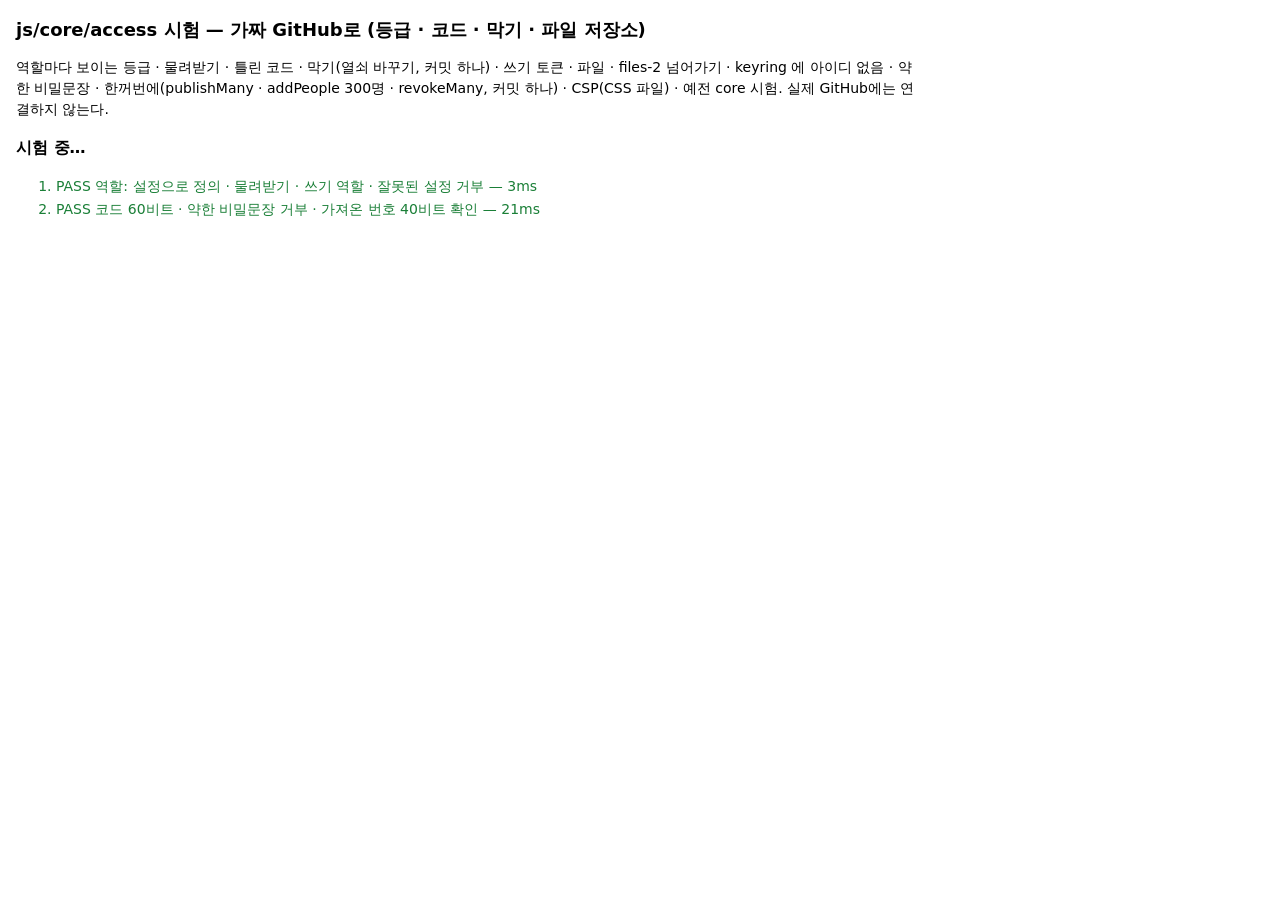
<file: access-test.html>
<!doctype html>
<html lang="ko">
<head>
  <meta charset="utf-8">
  <meta name="viewport" content="width=device-width, initial-scale=1">
  <meta name="robots" content="noindex, nofollow">
  <title>access 시험</title>
  <style>
    :root { color-scheme: light dark; --ok: #1a7f37; --bad: #cf222e; }
    body { font: 14px/1.5 system-ui, sans-serif; margin: 16px; max-width: 900px; background: Canvas; color: CanvasText; }
    h1 { font-size: 18px; }
    li { margin: 2px 0; }
    .ok { color: var(--ok); }
    .bad { color: var(--bad); font-weight: 600; }
    pre { white-space: pre-wrap; font-size: 12px; opacity: .8; }
    #summary { font-size: 16px; font-weight: 700; }
    #ui { margin-top: 24px; }
    iframe { width: 100%; height: 160px; border: 1px solid #8884; }
  </style>
</head>
<body>
  <h1>js/core/access 시험 — 가짜 GitHub로 (등급 · 코드 · 막기 · 파일 저장소)</h1>
  <p>역할마다 보이는 등급 · 물려받기 · 틀린 코드 · 막기(열쇠 바꾸기, 커밋 하나) · 쓰기 토큰 · 파일 · files-2 넘어가기 · keyring 에 아이디 없음 · 약한 비밀문장 · 한꺼번에(publishMany · addPeople 300명 · revokeMany, 커밋 하나) · CSP(CSS 파일) · 예전 core 시험. 실제 GitHub에는 연결하지 않는다.</p>
  <p id="summary">시험 중…</p>
  <ol id="out"></ol>
  <pre id="log"></pre>
  <div id="ui"></div>
<script type="module">
import * as C from './js/core/crypto.js';
import { createCore } from './js/core/core.js';
import { FakeGitHub } from './js/core/fake-backend.js';
import * as A from './js/core/access.js';
import * as UI from './js/core/access-ui.js';

const out = document.getElementById('out');
const results = [];
function report(name, ok, detail = '') {
  results.push({ name, ok, detail });
  const li = document.createElement('li');
  li.className = ok ? 'ok' : 'bad';
  li.textContent = `${ok ? 'PASS' : 'FAIL'} ${name}${detail ? ' — ' + detail : ''}`;
  out.append(li);
}
function assert(cond, msg) { if (!cond) throw new Error(msg); }
const eq = (a, b, msg) => assert(JSON.stringify(a) === JSON.stringify(b), `${msg}: ${JSON.stringify(a)} ≠ ${JSON.stringify(b)}`);
async function rejects(p, code, msg) {
  try { await (typeof p === 'function' ? p() : p); } catch (e) { assert(!code || e.code === code, `${msg}: 오류 코드 ${e.code} (기대 ${code}) ${e.message}`); return e; }
  throw new Error(`${msg}: 오류가 나야 하는데 안 났어요`);
}
async function test(name, fn) {
  const t0 = performance.now();
  try { await fn(); report(name, true, `${Math.round(performance.now() - t0)}ms`); }
  catch (e) { console.error(e); report(name, false, e.message || String(e)); }
}

// ---------- 가짜 GitHub: 비공개 데이터 저장소 + 공개 사이트 저장소 (+ 파일 저장소는 쓰기 토큰이 만든다) ----------
const RUN = Date.now().toString(36);
const dbs = [];
const gh = new FakeGitHub({ owner: 'jayangchild', tokens: ['core-tok', 'pub-tok', 'pub-tok-2'], creators: ['pub-tok', 'pub-tok-2'] });
const dataRepo = gh.repo('jayangchild-data', { isPublic: false });
const site = gh.repo('jayangchild.github.io', { isPublic: true });
site.files.set('index.html', { sha: 'sha0', bytes: C.utf8('<!doctype html>') });
site.addCommit('init', ['index.html']);

const ROLES = [
  { id: 'public' },
  { id: 'parent', inherits: ['public'] },
  { id: 'teacher', inherits: ['parent'] },
  { id: 'officer', inherits: ['teacher'], write: true, labels: ['부장', '부감', '총무', '회계', '서기'] },
  { id: 'admin', inherits: ['officer'], write: true },
];
const CFG = { site: 'jayangchild', title: '자양교회 유년부', owner: 'jayangchild', repo: 'jayangchild.github.io', siteUrl: 'https://jayangchild.github.io/', roles: ROLES, files: { limit: 40000 } };
const CORE_PW = 'jayang-yunyeon-2026';

function device(tag) {
  const kvName = `ax-test-${RUN}-${tag}`;
  dbs.push(kvName);
  return A.createAccess(CFG, { reader: gh.reader(CFG.repo), backendFor: (token, r) => gh.client(token, r.repo), kvName });
}
function coreDevice(tag) {
  const dbName = `ax-core-${RUN}-${tag}`;
  dbs.push(dbName);
  return createCore({ dbName, backend: token => dataRepo.client(token), autoSync: false, siteUrl: CFG.siteUrl, user: tag });
}
const siteText = p => (site.files.get(p) ? C.unutf8(site.files.get(p).bytes) : '');
const siteJSON = p => JSON.parse(siteText(p));
const titles = list => list.map(x => x.data?.title).filter(Boolean).sort();

let CA; let AX; let admin; let adminCode; let recoveryCode;
const P = {}; // 사람: { id, code, person }
const pub = {}; // 올린 항목 id

// ---------- 1. 역할 ----------
await test('역할: 설정으로 정의 · 물려받기 · 쓰기 역할 · 잘못된 설정 거부', async () => {
  const R = A.defineRoles(ROLES);
  eq(R.closure('parent'), ['public', 'parent'], '학부모');
  eq(R.closure('officer'), ['public', 'parent', 'teacher', 'officer'], '임원');
  eq(R.tiersOf('admin'), ['parent', 'teacher', 'officer', 'admin'], '관리자 열쇠');
  eq(R.tiersOf('public'), [], '공개는 열쇠 없음');
  eq([R.canWrite('teacher'), R.canWrite('officer'), R.canWrite('admin')], [false, true, true], '쓰기');
  eq([R.adminId, R.name('teacher'), R.display('officer', ['총무'])], ['admin', '선생님', '임원 (총무)'], '이름');
  const D = A.defineRoles([{ id: 'public' }, { id: 'a' }, { id: 'b' }, { id: 'c', inherits: ['a', 'b'] }, { id: 'admin', inherits: ['c'] }]);
  eq(D.closure('c'), ['public', 'a', 'b', 'c'], '여러 역할 물려받기');
  eq(D.lost('c', 'a'), ['b', 'c'], '역할을 낮추면 잃는 등급');
  await rejects(() => A.defineRoles([{ id: 'public' }, { id: 'a', inherits: ['b'] }, { id: 'b', inherits: ['a'] }, { id: 'admin' }]), 'bad-roles', '돌고 도는 역할');
  await rejects(() => A.defineRoles([{ id: 'public' }, { id: 'a', inherits: ['zz'] }, { id: 'admin' }]), 'bad-roles', '없는 역할');
  await rejects(() => A.defineRoles([{ id: 'a' }, { id: 'admin' }]), 'bad-roles', 'public 없음');
});

// ---------- 2. 코드 · 비밀문장 ----------
await test('코드 60비트 · 약한 비밀문장 거부 · 가져온 번호 40비트 확인', async () => {
  const codes = new Set();
  for (let i = 0; i < 500; i++) {
    const c = A.newAccessCode();
    assert(/^[A-HJ-NP-Z2-9]{4}-[A-HJ-NP-Z2-9]{4}-[A-HJ-NP-Z2-9]{4}$/.test(c), `코드 모양 ${c}`);
    codes.add(c);
  }
  eq(codes.size, 500, '겹치지 않음');
  assert(A.ACCESS_CODE_BITS >= 60, '60비트 이상');
  eq(A.normAccessCode(' k7qx m2pa-9trd '), 'K7QXM2PA9TRD', '코드 정리');
  for (const w of ['20150304', '2015-03-04', '1234567890', '010-1234-5678', 'aaaaaaaaaaaa', 'password12', 'abcdefghijk', '짧은비밀', 'qwer1234!!']) {
    await rejects(() => A.checkPassphrase(w), 'weak-passphrase', `약한 비밀문장 "${w}"`);
  }
  await rejects(() => A.checkPassphrase('kimcheolsu-2015', { identifier: 'kimcheolsu' }), 'weak-passphrase', '아이디가 들어간 것');
  assert(A.checkPassphrase('blue-river-sings-7'), '좋은 비밀문장');
  assert(A.checkPassphrase('우리 아이 웃음소리 2026'), '한글 비밀문장');
  assert(A.codeBits('123456') < A.MIN_CODE_BITS, '6자리 번호는 약함');
  assert(A.codeBits('48213958271049582') >= A.MIN_CODE_BITS, '17자리 번호는 충분');
  eq(await A.lookupId('s', '010-1111 2222'), await A.lookupId('s', '01011112222'), '아이디 정리 후 같은 자리');
});

// ---------- 3. 처음 설정 ----------
await test('설정: core 를 연 관리자가 setup → 관리자 코드 · 명단 복구 코드 · keyring · 등급 목록', async () => {
  CA = coreDevice('admin');
  await CA.setup('core-tok', CORE_PW);
  AX = device('admin');
  await rejects(() => AX.setup(coreDevice('locked'), { token: 'pub-tok', identifier: 'x' }), 'vault-locked', '닫힌 core');
  const r = await AX.setup(CA, { token: 'pub-tok', name: '이관리', identifier: 'yunyeon-admin' });
  admin = r.admin;
  adminCode = r.code;
  recoveryCode = r.recoveryCode;
  assert(/^[A-Z2-9-]{14}$/.test(adminCode), `관리자 코드 ${adminCode}`);
  eq([AX.me().role, AX.me().isAdmin, AX.me().canWrite], ['admin', true, true], '관리자로 들어와 있음');
  assert(site.files.has('keyring.json'), 'keyring.json');
  for (const t of ['parent', 'teacher', 'officer', 'admin']) eq(siteJSON(`access/${t}/index.json`).kv, 1, `${t} 목록 열쇠 판 1`);
  const vaultText = JSON.stringify([...CA.collection('accessPeople').list(), ...CA.collection('accessSys').list()]);
  assert(!vaultText.includes('이관리') && !vaultText.includes('yunyeon-admin') && !vaultText.includes('pub-tok'), '비공개 저장소 안에서도 명단은 관리자 열쇠로 한 번 더 잠김');
  await rejects(() => device('again').setup(CA, { token: 'pub-tok', identifier: 'x' }), 'already-setup', '두 번 설정 안 됨');
});

// ---------- 4. 사람 추가 · 등급마다 올리기 ----------
await test('사람 추가(코드 생성·안내문) · 등급마다 올리기 · 같은 아이디 거부', async () => {
  const add = async (key, o) => {
    const r = await admin.addPerson(o);
    P[key] = { id: r.person.id, code: r.code, ident: o.identifier, name: o.name };
    assert(r.invitation.includes(r.code) && r.invitation.includes(o.identifier) && r.invitation.includes('다른 사람에게 보내지'), '안내문');
    return r;
  };
  await add('p1', { name: '김학부모', identifier: '010-1111-2222', role: 'parent' });
  await add('p2', { name: '이학부모', identifier: 'lee-family-parent', role: 'parent' });
  await add('t1', { name: '박선생님', identifier: 'park-teacher-01', role: 'teacher' });
  const o1 = await add('o1', { name: '최총무님', identifier: 'choi-officer-01', role: 'officer', labels: ['총무'] });
  eq(o1.person.roleLabel, '임원 (총무)', '직분 표시');
  await add('o2', { name: '정서기님', identifier: 'jung-officer-02', role: 'officer', labels: ['서기'] });
  await rejects(() => admin.addPerson({ name: '또김', identifier: '01011112222', role: 'parent' }), 'duplicate', '같은 아이디');
  await rejects(() => admin.addPerson({ name: '약한번호', identifier: 'cust-1', role: 'parent', code: '123456' }), 'weak-code', '가져온 약한 번호');
  await rejects(() => admin.addPerson({ name: 'x', identifier: 'x1', role: 'officer', labels: ['목사'] }), 'bad-label', '없는 직분');
  eq((await admin.people()).length, 6, '명단 6명');
  pub.public = (await AX.publish({ tier: 'public', data: { title: '공개 소식' } })).id;
  pub.parent = (await AX.publish({ tier: 'parent', data: { title: '학부모 사진첩' } })).id;
  pub.teacher = (await AX.publish({ tier: 'teacher', data: { title: '선생님 명단' } })).id;
  pub.officer = (await AX.publish({ tier: 'officer', data: { title: '임원회의 자료' } })).id;
  pub.admin = (await AX.publish({ tier: 'admin', data: { title: '관리자 백업' } })).id;
  assert(siteText('access/public/index.json').includes('공개 소식'), '공개는 평문');
  for (const t of ['parent', 'teacher', 'officer', 'admin']) assert(!/사진첩|명단|임원회의|백업/.test(siteText(`access/${t}/index.json`)), `${t} 목록은 암호문`);
});

// ---------- 5. keyring ----------
await test('keyring.json 에 아이디·이름·역할·직분·토큰이 평문으로 없음', async () => {
  const ring = siteText('keyring.json');
  const words = [];
  for (const p of Object.values(P)) words.push(p.ident, A.normIdentifier(p.ident), p.name);
  words.push('yunyeon-admin', 'yunyeonadmin', '이관리', 'parent', 'teacher', 'officer', '총무', '서기', 'pub-tok', '"role"', '"name"');
  for (const w of words) assert(!ring.includes(w), `keyring 에 "${w}"`);
  const j = JSON.parse(ring);
  eq(Object.keys(j.slots).length, 6, '자리 6개');
  for (const [lid, s] of Object.entries(j.slots)) {
    assert(/^[0-9a-f]{64}$/.test(lid), '자리 이름은 해시');
    eq(Object.keys(s).sort(), ['at', 'b', 'i', 's', 't', 'w'], '자리 모양');
    eq(s.i, 600000, 'PBKDF2 60만 회');
  }
});

// ---------- 6. 역할마다 보이는 등급 ----------
const DEV = {};
await test('역할마다 정확히 자기 등급만 보임 (물려받기 포함)', async () => {
  const expect = {
    p1: { tiers: ['public', 'parent'], titles: ['공개 소식', '학부모 사진첩'] },
    t1: { tiers: ['public', 'parent', 'teacher'], titles: ['공개 소식', '선생님 명단', '학부모 사진첩'] },
    o1: { tiers: ['public', 'parent', 'teacher', 'officer'], titles: ['공개 소식', '선생님 명단', '임원회의 자료', '학부모 사진첩'] },
  };
  for (const [k, ex] of Object.entries(expect)) {
    DEV[k] = device(k);
    const r = await DEV[k].login(P[k].ident, P[k].code);
    eq(r.tiers, ex.tiers, `${k} 등급`);
    eq(Object.keys(r.bundle.keys), ex.tiers.filter(t => t !== 'public'), `${k} 꾸러미 열쇠`);
    eq(titles(await DEV[k].listAll()), ex.titles.slice().sort(), `${k} 보이는 글`);
    for (const t of ['parent', 'teacher', 'officer', 'admin'].filter(t => !ex.tiers.includes(t))) await rejects(() => DEV[k].list(t), 'no-access', `${k} 가 ${t}`);
  }
  eq(titles(await AX.listAll()), ['공개 소식', '관리자 백업', '선생님 명단', '임원회의 자료', '학부모 사진첩'], '관리자는 전부');
  const anon = device('anon');
  eq(titles(await anon.list('public')), ['공개 소식'], '로그인 없이 공개');
  await rejects(() => anon.list('parent'), 'locked', '로그인 없이 학부모');
  eq(DEV.p1.me().role, 'parent', '역할은 자리가 정함 (고르지 않음)');
});

await test('틀린 코드 · 없는 아이디 → 실패, 대소문자·띄어쓰기·- 는 상관없음', async () => {
  const d = device('wrong');
  await rejects(() => d.login(P.p1.ident, P.p2.code), 'bad-login', '남의 코드');
  await rejects(() => d.login(P.p1.ident, 'AAAA-BBBB-CCCC'), 'bad-login', '틀린 코드');
  await rejects(() => d.login('nobody-here', P.p1.code), 'bad-login', '없는 아이디');
  await rejects(() => d.login('', ''), 'bad-login', '빈칸');
  eq(d.me(), null, '들어가지 않음');
  const r = await d.login('010 1111 2222', P.p1.code.toLowerCase().replace(/-/g, ' '));
  eq(r.role, 'parent', '정리해서 맞음');
});

await test('쓰기 역할 꾸러미에만 토큰, 읽기 역할 꾸러미에는 절대 없음', async () => {
  eq([DEV.o1.me().bundle.token, DEV.o1.me().canWrite], ['pub-tok', true], '임원');
  eq(AX.me().bundle.token, 'pub-tok', '관리자');
  for (const k of ['p1', 't1']) {
    const b = DEV[k].me().bundle;
    assert(!('token' in b) && !JSON.stringify(b).includes('pub-tok') && !b.am && !b.vault, `${k} 꾸러미에 토큰·관리자 열쇠 없음`);
  }
  assert(!DEV.o1.me().bundle.am && !DEV.o1.me().bundle.vault, '임원 꾸러미에 관리자 열쇠·데이터 열쇠 없음');
  await rejects(() => DEV.p1.publish({ tier: 'parent', data: { title: 'x' } }), 'read-only', '학부모는 못 올림');
  await rejects(() => DEV.t1.unpublish(pub.parent, 'parent'), 'read-only', '선생님은 휴지통 못 씀');
});

await test('임원이 올리기 · 자기보다 높은 등급은 못 올림 · 휴지통/되살리기', async () => {
  const { id } = await DEV.o1.publish({ tier: 'teacher', data: { title: '달란트 표' } });
  pub.talent = id;
  assert(titles(await DEV.t1.list('teacher')).includes('달란트 표'), '선생님이 봄');
  assert(!titles(await DEV.p1.listAll()).includes('달란트 표'), '학부모는 못 봄');
  await rejects(() => DEV.o1.publish({ tier: 'admin', data: { title: 'x' } }), 'no-access', '임원이 관리자 등급');
  await DEV.o1.unpublish(id, 'teacher');
  assert(!titles(await DEV.t1.list('teacher')).includes('달란트 표'), '휴지통');
  eq(titles(await DEV.t1.list('teacher', { deleted: true })), ['달란트 표'], '휴지통에 있음');
  await DEV.o1.restore(id, 'teacher');
  assert(titles(await DEV.t1.list('teacher')).includes('달란트 표'), '되살림');
});

// ---------- 7. 파일 ----------
const rnd = n => { const u = new Uint8Array(n); for (let i = 0; i < n; i += 65536) crypto.getRandomValues(u.subarray(i, Math.min(n, i + 65536))); return u; };
const blobBytes = async b => new Uint8Array(await b.arrayBuffer());
const sameBytes = (a, b) => a.length === b.length && a.every((x, i) => x === b[i]);
let f1; let f1bytes; let f1sha;
await test('파일 왕복: 암호화해 공개 파일 저장소(-files-1)에, 다른 사람이 받아 풀기', async () => {
  f1bytes = rnd(30000);
  f1 = await DEV.o1.publishFile(new Blob([f1bytes], { type: 'application/octet-stream' }), { tier: 'parent', name: '수련회 사진.bin', data: { title: '수련회 사진' } });
  eq(f1.repo, 'jayangchild-files-1', '첫 파일 저장소');
  eq(gh.created, ['jayangchild-files-1'], '쓰기 토큰이 저장소를 만듦');
  const stored = gh.repo(f1.repo).files.get(f1.path);
  f1sha = stored.sha;
  eq(stored.bytes.length, 30000 + 28, '암호문 크기 (iv + tag)');
  assert(!sameBytes(stored.bytes.subarray(12, 76), f1bytes.subarray(0, 64)), '평문이 아님');
  const got = await DEV.p1.file(f1.id, 'parent');
  assert(sameBytes(await blobBytes(got), f1bytes), '학부모가 받은 내용이 같음');
  const it = (await DEV.t1.list('parent')).find(x => x.id === f1.id);
  eq([it.file.name, it.file.size, it.data.title], ['수련회 사진.bin', 30000, '수련회 사진'], '파일 정보는 암호화되어 있다가 풀림');
  assert(!siteText('access/parent/index.json').includes('수련회'), '목록에 파일 이름 평문 없음');
  // 공개 파일
  const pf = await AX.publishFile(new Blob([C.utf8('공개 안내문')], { type: 'text/plain' }), { tier: 'public', name: '안내.txt' });
  const anon = device('anon2');
  eq(C.unutf8(await blobBytes(await anon.file(pf.id, 'public'))), '공개 안내문', '공개 파일은 로그인 없이');
});

await test('파일 저장소가 한도를 넘으면 -files-2 를 만들어 이어서 올림', async () => {
  const b2 = rnd(30000);
  const f2 = await DEV.o1.publishFile(new Blob([b2]), { tier: 'teacher', name: '두번째.bin' });
  eq(f2.repo, 'jayangchild-files-2', '두 번째 저장소');
  eq(gh.created, ['jayangchild-files-1', 'jayangchild-files-2'], '만든 저장소');
  const man = siteJSON('access/files.json');
  eq(man.repos.map(r => r.name), ['jayangchild-files-1', 'jayangchild-files-2'], '파일 저장소 목록');
  assert(man.repos[0].bytes > 30000 && man.repos[1].bytes === 30028, `쓴 크기 ${JSON.stringify(man.repos)}`);
  assert(sameBytes(await blobBytes(await DEV.t1.file(f2.id, 'teacher')), b2), '두 번째 저장소 파일도 받음');
  assert(sameBytes(await blobBytes(await DEV.t1.file(f1.id, 'parent')), f1bytes), '첫 저장소 파일도 그대로');
});

// ---------- 8. 막기 ----------
await test('막기: 커밋 하나 · 막힌 사람의 예전 꾸러미로 새 글을 못 풂 · 남은 사람은 그대로 로그인', async () => {
  const p2 = device('p2');
  await p2.login(P.p2.ident, P.p2.code);
  const oldKey = p2.me().bundle.keys.parent;
  eq(oldKey.kv, 1, '막기 전 열쇠 판 1');
  const p2lid = p2.me().bundle.session.lid;
  const before = site.commitLog.length;
  const r = await admin.revoke(P.p2.id);
  eq(site.commitLog.length, before + 1, '공개 저장소 커밋 하나');
  const c = site.commitLog.at(-1);
  assert(c.paths.includes('keyring.json') && c.paths.includes('access/parent/index.json'), `한 커밋에 keyring + 목록: ${c.paths}`);
  eq([r.rotated, r.tokenExposed], [['parent'], false], '바뀐 등급');
  assert(!siteJSON('keyring.json').slots[p2lid], '자리 지워짐');
  eq((await admin.people()).find(p => p.id === P.p2.id).status, 'revoked', '명단에는 "막음"으로 남음');
  // 새 글
  const nid = (await AX.publish({ tier: 'parent', data: { title: '막은 뒤 새 소식' } })).id;
  const idx = siteJSON('access/parent/index.json');
  eq([idx.kv, idx.items[nid].kv, idx.items[pub.parent].kv], [2, 2, 2], '목록·새 글·예전 글 모두 새 열쇠(판 2)로');
  const K = await C.importDEK(C.unb64(oldKey.k));
  await rejects(() => C.decryptText(K, idx.items[nid].k, `item:parent:${nid}`), undefined, '예전 열쇠로 새 글의 항목 열쇠를 못 풂');
  await rejects(() => p2.list('parent'), 'revoked', '막힌 사람 기기: 새 꾸러미를 못 받음');
  eq(p2.me(), null, '막힌 기기는 로그아웃됨');
  await rejects(() => device('p2b').login(P.p2.ident, P.p2.code), 'bad-login', '예전 코드로 로그인 안 됨');
  // 남은 사람: 예전 코드로 새 기기에서 로그인 + 새 글 · 예전 파일
  for (const k of ['p1', 't1', 'o1']) {
    const d = device(`${k}-after`);
    await d.login(P[k].ident, P[k].code);
    eq(d.me().bundle.keys.parent.kv, 2, `${k} 새 열쇠`);
    assert(titles(await d.list('parent')).includes('막은 뒤 새 소식'), `${k} 새 글 봄`);
  }
  // 이미 들어와 있던 기기(예전 꾸러미)는 저절로 새 꾸러미를 받음
  assert(titles(await DEV.p1.list('parent')).includes('막은 뒤 새 소식'), '열려 있던 학부모 기기도 새 글 봄');
  assert(sameBytes(await blobBytes(await DEV.p1.file(f1.id, 'parent')), f1bytes), '예전 파일도 열림');
  eq(gh.repo(f1.repo).files.get(f1.path).sha, f1sha, '파일 암호문은 다시 올리지 않음 (항목 열쇠만 다시 감쌈)');
  // 예전 꾸러미를 가진 임원 기기가 올려도 예전 열쇠로 감싸지 않음
  const { id: oid } = await DEV.o1.publish({ tier: 'parent', data: { title: '임원이 올린 새 글' } });
  eq(siteJSON('access/parent/index.json').items[oid].kv, 2, '임원 기기가 새 꾸러미를 받아 새 열쇠로 올림');
});

await test('쓰기 역할을 막으면 토큰이 노출됐다고 알림 → 토큰 바꾸기 → 남은 쓰기 역할은 새 토큰', async () => {
  const r = await admin.revoke(P.o2.id);
  eq([r.tokenExposed, r.rotated], [true, ['parent', 'teacher', 'officer']], '토큰 노출 · 바뀐 등급');
  await admin.setToken('pub-tok-2');
  gh.tokens.delete('pub-tok'); // 예전 토큰을 GitHub 에서 지움
  await DEV.o1.refresh();
  eq(DEV.o1.me().bundle.token, 'pub-tok-2', '임원 꾸러미에 새 토큰');
  await DEV.o1.publish({ tier: 'officer', data: { title: '새 토큰으로 올림' } });
  assert(titles(await AX.list('officer')).includes('새 토큰으로 올림'), '관리자도 새 토큰 (자기 꾸러미가 바뀜)');
});

await test('코드 새로 발급 · 역할 바꾸기 (낮추면 그 등급 열쇠도 바꿈)', async () => {
  const before = site.commitLog.length;
  const r = await admin.resetCode(P.p1.id);
  eq(site.commitLog.length, before + 1, '커밋 하나');
  await rejects(() => device('p1x').login(P.p1.ident, P.p1.code), 'bad-login', '예전 코드');
  P.p1.code = r.code;
  eq((await device('p1y').login(P.p1.ident, r.code)).role, 'parent', '새 코드');
  await rejects(() => DEV.p1.refresh(), 'revoked', '예전 코드로 열린 기기는 새 코드로 다시 로그인해야 함');
  const c = await admin.changeRole(P.t1.id, 'parent');
  eq(c.rotated, ['teacher'], '선생님 열쇠 바뀜');
  await rejects(() => DEV.t1.list('teacher'), 'no-access', '열려 있던 기기도 선생님 글 못 봄');
  const d = device('t1-parent');
  eq((await d.login(P.t1.ident, P.t1.code)).tiers, ['public', 'parent'], '같은 코드, 낮아진 등급');
  await admin.changeRole(P.t1.id, 'teacher');
  eq((await device('t1-back').login(P.t1.ident, P.t1.code)).tiers, ['public', 'parent', 'teacher'], '다시 올림');
});

// ---------- 9. 비밀문장 ----------
await test('내 코드를 비밀문장으로: 약한 것 거부 · 쓰기 역할은 바로 · 읽기 역할은 관리자 요청 · 관리자 작업 뒤에도 유지', async () => {
  await rejects(() => DEV.o1.changeSecret(P.o1.code, '20150304'), 'weak-passphrase', '생일');
  await rejects(() => DEV.o1.changeSecret(P.o1.code, '1234'), 'weak-passphrase', 'PIN');
  await rejects(() => DEV.o1.changeSecret('WRNG-CODE-XXXX', 'blue-river-sings-7'), 'bad-login', '지금 코드가 틀림');
  eq(await DEV.o1.changeSecret(P.o1.code, 'blue-river-sings-7'), { done: true }, '임원은 바로');
  await rejects(() => device('o1x').login(P.o1.ident, P.o1.code), 'bad-login', '예전 코드');
  eq((await device('o1y').login(P.o1.ident, 'blue-river-sings-7')).role, 'officer', '비밀문장으로');
  const p1 = device('p1-pass');
  await p1.login(P.p1.ident, P.p1.code);
  const { request } = await p1.changeSecret(P.p1.code, '우리 아이 웃음소리 2026');
  assert(/^ACX1\./.test(request) && !request.includes('웃음'), '요청 글자에 비밀문장 없음');
  const bad = request.slice(0, 40) + (request[40] === 'A' ? 'B' : 'A') + request.slice(41);
  await rejects(() => admin.applySecretChange(bad), 'bad-request', '고친 요청');
  await admin.applySecretChange(request);
  eq((await device('p1-pass2').login(P.p1.ident, '우리 아이 웃음소리 2026')).role, 'parent', '학부모 비밀문장');
  eq((await admin.people()).find(p => p.id === P.p1.id).secret, 'passphrase', '명단 표시');
  await admin.addPerson({ name: '새선생님', identifier: 'new-teacher-03', role: 'teacher' }); // 관리자 작업 (keyring 다시 씀)
  eq((await device('o1z').login(P.o1.ident, 'blue-river-sings-7')).role, 'officer', '관리자 작업 뒤에도 비밀문장 유지');
});

// ---------- 9b. 한꺼번에: publishMany · addPeople · revokeMany ----------
await test('publishMany: 여러 등급에 여러 글 + 휴지통 → 커밋 하나 · 409 면 다시 읽고 합쳐서 · 읽기 역할·높은 등급 거부', async () => {
  DEV.p1b = device('p1-bulk');
  await DEV.p1b.login(P.p1.ident, '우리 아이 웃음소리 2026');
  DEV.t1b = device('t1-bulk0');
  await DEV.t1b.login(P.t1.ident, P.t1.code);
  const before = site.commitLog.length;
  const items = [
    ...[1, 2, 3].map(i => ({ tier: 'public', data: { title: `묶음 공개 ${i}` } })),
    ...[1, 2, 3, 4, 5].map(i => ({ tier: 'parent', data: { title: `묶음 학부모 ${i}` } })),
    ...[1, 2, 3, 4].map(i => ({ tier: 'teacher', id: `bulk-t${i}`, data: { title: `묶음 선생님 ${i}` } })),
    { tier: 'teacher', id: pub.talent, trash: true },
    { tier: 'teacher', id: 'no-such-item', trash: true },
  ];
  const r = await AX.publishMany(items);
  eq(site.commitLog.length, before + 1, '공개 저장소 커밋 하나');
  eq(site.commitLog.at(-1).paths.slice().sort(), ['access/parent/index.json', 'access/public/index.json', 'access/teacher/index.json'], '등급마다 목록 파일 하나');
  eq(r.length, items.length, '결과 수');
  eq(r.slice(8, 12).map(x => x.id), ['bulk-t1', 'bulk-t2', 'bulk-t3', 'bulk-t4'], '정한 id 그대로');
  eq(r.slice(-2).map(x => [x.trash, x.done]), [[true, true], [true, false]], '휴지통 · 없는 것은 done:false');
  eq(titles(await DEV.p1b.list('parent')).filter(t => t.startsWith('묶음')), [1, 2, 3, 4, 5].map(i => `묶음 학부모 ${i}`), '학부모가 봄');
  const tt = titles(await DEV.t1b.list('teacher'));
  assert(tt.includes('묶음 선생님 4') && !tt.includes('달란트 표'), '선생님 글 · 휴지통으로 간 것은 빠짐');
  assert(!titles(await DEV.p1b.listAll()).some(t => t.startsWith('묶음 선생님')), '학부모는 선생님 글 못 봄');
  // 고치기 + 되살리기 + 동시에 누가 먼저 올림(409) → 다시 읽고 합침
  const c0 = site.conflicts;
  site.beforeCommit = async () => { await DEV.o1.publish({ tier: 'teacher', data: { title: '그사이 임원 글' } }); };
  await AX.publishMany([{ tier: 'teacher', id: 'bulk-t1', data: { title: '묶음 선생님 1 고침' } }, { tier: 'teacher', id: pub.talent, restore: true }]);
  assert(site.conflicts > c0, '409 가 났음');
  const t2 = titles(await DEV.t1b.list('teacher'));
  assert(t2.includes('그사이 임원 글') && t2.includes('묶음 선생님 1 고침') && t2.includes('달란트 표') && !t2.includes('묶음 선생님 1'), `다른 사람 글을 덮어쓰지 않고 합침: ${t2}`);
  await rejects(() => DEV.p1b.publishMany([{ tier: 'parent', data: {} }]), 'read-only', '학부모는 못 올림');
  await rejects(() => DEV.o1.publishMany([{ tier: 'parent', data: {} }, { tier: 'admin', data: {} }]), 'no-access', '임원이 관리자 등급');
  await rejects(() => AX.publishMany([{ tier: 'parent', id: 'x1', data: {} }, { tier: 'parent', id: 'x1', data: {} }]), 'bad-id', '같은 항목 두 번');
  await rejects(() => AX.publishMany([{ tier: 'parent', id: f1.id, data: {} }]), 'bad-id', '파일 항목');
  eq(await AX.publishMany([]), [], '빈 목록은 아무것도 안 함');
});

await test('addPeople: 여러 줄 → 커밋 하나, 잘못된 줄은 error 로 돌려주고 나머지는 넣음 · atomic · revokeMany', async () => {
  const n0 = (await admin.people()).length;
  const before = site.commitLog.length;
  const rows = [
    { name: '묶음학부모', identifier: 'bulk-parent-01', role: 'parent' },
    { name: '또김', identifier: '010 1111 2222', role: 'parent' }, // 이미 있는 아이디
    { name: '약한번호', identifier: 'cust-weak', role: 'parent', code: '123456' }, // 40비트 미만
    { name: '묶음선생님', identifier: 'bulk-teacher-01', role: 'teacher', code: 'Q8ZK-T4NW-77PA-XM3R' }, // 가져온 번호
    { name: '겹침', identifier: 'BULK-PARENT-01', role: 'parent' }, // 같은 묶음 안에서 겹침
    { name: '없는역할', identifier: 'bulk-x', role: 'nobody' },
  ];
  const r = await admin.addPeople(rows);
  eq(site.commitLog.length, before + 1, '공개 저장소 커밋 하나');
  eq(r.map(x => x.error?.code || 'ok'), ['ok', 'duplicate', 'weak-code', 'ok', 'duplicate', 'bad-role'], '줄마다 결과');
  eq((await admin.people()).length, n0 + 2, '두 명만 들어감');
  assert(r[0].invitation.includes(r[0].code) && /^[A-Z2-9]{4}-[A-Z2-9]{4}-[A-Z2-9]{4}$/.test(r[0].code), '자동 코드 + 안내문');
  eq([r[3].code, r[3].weak, r[3].person.roleLabel], ['Q8ZK-T4NW-77PA-XM3R', false, '선생님'], '가져온 번호');
  eq((await device('bulk-p').login('bulk-parent-01', r[0].code)).role, 'parent', '새 학부모 로그인');
  eq((await device('bulk-t').login('bulk-teacher-01', 'q8zk t4nw 77pa xm3r')).tiers, ['public', 'parent', 'teacher'], '새 선생님 로그인');
  // atomic: 하나라도 틀리면 아무것도 넣지 않음
  const c1 = site.commitLog.length;
  await rejects(() => admin.addPeople([{ name: '좋음', identifier: 'bulk-ok-2', role: 'parent' }, rows[2]], { atomic: true }), 'weak-code', 'atomic');
  eq([site.commitLog.length, (await admin.people()).length], [c1, n0 + 2], 'atomic 은 아무것도 안 넣음');
  // revokeMany: 두 사람을 한 번에 막기 → 열쇠는 등급마다 한 번, 커밋 하나
  const kv0 = siteJSON('access/parent/index.json').kv;
  const c2 = site.commitLog.length;
  const v = await admin.revokeMany([r[0].person.id, r[3].person.id]);
  eq(site.commitLog.length, c2 + 1, '막기 커밋 하나');
  eq([v.rotated, v.tokenExposed, v.people.map(p => p.status)], [['parent', 'teacher'], false, ['revoked', 'revoked']], '바뀐 등급 · 상태');
  eq(siteJSON('access/parent/index.json').kv, kv0 + 1, '학부모 열쇠 판은 한 번만 올라감');
  await rejects(() => device('bulk-p2').login('bulk-parent-01', r[0].code), 'bad-login', '막힌 학부모');
  eq((await device('t1-bulk').login(P.t1.ident, P.t1.code)).role, 'teacher', '남은 선생님은 그대로');
  assert(titles(await DEV.p1b.list('parent')).includes('묶음 학부모 1'), '열려 있던 학부모 기기도 새 열쇠로 봄');
  eq((await admin.revokeMany([r[0].person.id])).rotated, [], '이미 막은 사람은 그대로 (열쇠 안 바꿈)');
  await rejects(() => admin.revokeMany(['nobody']), 'not-found', '없는 사람');
});

await test('큰 묶음: 300명 addPeople · 300개 publishMany · 100명 revokeMany → 각각 공개 저장소 커밋 하나, API 요청 수는 사람 수와 상관없음', async () => {
  // 따로 만든 사이트 (PBKDF2 를 줄여서 빨리). 진짜 GitHubBackend 의 요청 수로 센다: commit = 커밋 읽기 1 + 파일마다 blob 1 + tree·commit·ref 3
  const g2 = new FakeGitHub({ owner: 'bulk', tokens: ['core2', 'pub2'], creators: ['pub2'] });
  const data2 = g2.repo('bulk-data', { isPublic: false });
  const site2 = g2.repo('bulk.github.io', { isPublic: true });
  site2.files.set('index.html', { sha: 'sha0', bytes: C.utf8('<!doctype html>') });
  site2.addCommit('init', ['index.html']);
  let calls = 0;
  const COST = { head: () => 1, get: () => 1, put: () => 1, commit: files => 4 + files.length, createRepo: () => 2, check: () => 1, tree: () => 1 };
  const counted = c => new Proxy(c, { get: (t, k) => (typeof t[k] === 'function' && COST[k] ? (...a) => { calls += COST[k](...a); return t[k](...a); } : t[k]) });
  const CFG2 = { ...CFG, site: 'bulk', owner: 'bulk', repo: 'bulk.github.io', siteUrl: 'https://bulk.github.io/', iter: 2000 };
  const mk = tag => { const kvName = `ax-test-${RUN}-${tag}`; dbs.push(kvName); return A.createAccess(CFG2, { reader: g2.reader(CFG2.repo), backendFor: (token, r) => counted(g2.client(token, r.repo)), kvName }); };
  const coreName = `ax-core-${RUN}-bulk`;
  dbs.push(coreName);
  const core2 = createCore({ dbName: coreName, backend: token => data2.client(token), autoSync: false, siteUrl: CFG2.siteUrl, user: 'bulk' });
  await core2.setup('core2', CORE_PW);
  const ax = mk('bulk-admin');
  const { admin: ad } = await ax.setup(core2, { token: 'pub2', name: '묶음관리', identifier: 'bulk-admin' });
  await core2.sync();
  const N = 300;
  const rows = Array.from({ length: N }, (_, i) => ({ name: `고객${i + 1}`, identifier: `CUST-${String(i + 1).padStart(5, '0')}`, role: i % 3 ? 'parent' : 'teacher', code: `48213958271${String(i).padStart(6, '0')}` }));
  rows.push({ name: '겹침', identifier: 'cust-00001', role: 'parent' });
  const c0 = site2.commitLog.length;
  const d0 = data2.commitLog.length;
  calls = 0;
  let prog = 0;
  const t0 = performance.now();
  const r = await ad.addPeople(rows, { onProgress: d => { prog = d; } });
  const ms = Math.round(performance.now() - t0);
  const siteCalls = calls;
  eq(site2.commitLog.length, c0 + 1, `${N}명 → 공개 저장소 커밋 하나`);
  eq([r.filter(x => x.person).length, r.at(-1).error?.code, prog], [N, 'duplicate', N], '300명 들어감, 겹친 줄은 error, 진행 표시');
  eq(Object.keys(JSON.parse(C.unutf8(site2.files.get('keyring.json').bytes)).slots).length, N + 1, 'keyring 자리 301개');
  assert(siteCalls <= 20, `공개 저장소 API 요청 ${siteCalls}번 (사람 수와 상관없이 20번 이하)`);
  const log0 = data2.log.length;
  await core2.sync();
  const dataCommits = data2.commitLog.length - d0;
  const dataCalls = data2.log.length - log0;
  assert(dataCommits >= 1 && dataCommits <= 17, `데이터 저장소 커밋 ${dataCommits}개 (조각 16개 + state 이하)`);
  for (const i of [0, 149, 299]) eq((await mk(`bulk-${i}`).login(rows[i].identifier, rows[i].code)).role, rows[i].role, `${i + 1}번째 로그인`);
  // 300개 글을 두 등급에 → 커밋 하나
  const c1 = site2.commitLog.length;
  calls = 0;
  const items = Array.from({ length: N }, (_, i) => ({ tier: i % 2 ? 'parent' : 'teacher', id: `seed-${i}`, data: { title: `가져온 글 ${i}` } }));
  await ax.publishMany(items);
  const pubCalls = calls;
  eq(site2.commitLog.length, c1 + 1, `${N}개 글 → 커밋 하나`);
  assert(pubCalls <= 12, `publishMany API 요청 ${pubCalls}번`);
  const reader = mk('bulk-reader');
  await reader.login(rows[0].identifier, rows[0].code); // 선생님
  eq((await reader.list('parent')).length + (await reader.list('teacher')).length, N, '300개 모두 열림');
  // 100명 막기 → 커밋 하나
  const c2 = site2.commitLog.length;
  calls = 0;
  const v = await ad.revokeMany(r.slice(0, 100).map(x => x.person.id));
  eq(site2.commitLog.length, c2 + 1, '100명 막기 → 커밋 하나');
  eq(v.rotated, ['parent', 'teacher'], '등급마다 한 번만 바꿈');
  eq(JSON.parse(C.unutf8(site2.files.get('access/parent/index.json').bytes)).kv, 2, '열쇠 판 2 (100번 바뀌지 않음)');
  await rejects(() => mk('bulk-gone').login(rows[5].identifier, rows[5].code), 'bad-login', '막힌 고객');
  eq((await mk('bulk-stay').login(rows[200].identifier, rows[200].code)).role, rows[200].role, '남은 고객');
  document.getElementById('log').textContent += `큰 묶음: ${N}명 addPeople ${ms}ms (PBKDF2 ${CFG2.iter}회) · 공개 저장소 API ${siteCalls}번 · 데이터 저장소 커밋 ${dataCommits}개(요청 ${dataCalls}번) · publishMany ${N}개 API ${pubCalls}번 · revokeMany 100명 API ${calls}번\n`;
  await ax.logout();
});

// ---------- 10. 관리자: 같은 로그인으로 데이터 저장소 열기 · 복구 ----------
await test('관리자: 새 기기에서 아이디+코드 하나로 로그인 → 데이터 저장소(core)까지 열림', async () => {
  await CA.sync();
  const core2 = coreDevice('admin2');
  const ax2 = device('admin2');
  const r = await ax2.login('yunyeon-admin', adminCode);
  eq([r.role, r.isAdmin], ['admin', true], '관리자');
  await rejects(() => DEV.o1.openAdmin(core2), 'not-admin', '임원은 관리자 아님');
  const a2 = await ax2.openAdmin(core2);
  eq(core2.status().open, true, 'core 열림 (사이트 비밀번호 없이)');
  assert((await a2.people()).some(p => p.name === '최총무님'), '명단 보임');
});

await test('관리자 코드를 잃었을 때: 명단 복구 코드 → 새 코드', async () => {
  const ax3 = device('admin3');
  await rejects(() => ax3.recoverAdmin(CA, 'AAAA-BBBB-CCCC-DDDD-EEEE-FFFF'), 'bad-code', '틀린 복구 코드');
  const a3 = await ax3.recoverAdmin(CA, recoveryCode);
  const me = (await a3.people()).find(p => p.role === 'admin');
  const r = await a3.resetCode(me.id);
  await rejects(() => device('admin4').login('yunyeon-admin', adminCode), 'bad-login', '예전 관리자 코드');
  adminCode = r.code;
  eq((await device('admin5').login('yunyeon-admin', r.code)).role, 'admin', '새 관리자 코드');
});

await test('끝까지 keyring·목록에 평문 없음', async () => {
  const all = [...site.files.entries()].filter(([p]) => p !== 'access/public/index.json').map(([, f]) => C.unutf8(f.bytes)).join('\n');
  for (const w of ['김학부모', '이학부모', '박선생님', '최총무님', '010-1111-2222', 'choi-officer-01', '학부모 사진첩', '임원회의', 'pub-tok', 'blue-river', '웃음소리']) assert(!all.includes(w), `공개 저장소에 "${w}"`);
  for (const [name, r] of gh.repos) if (name.includes('-files-')) for (const [, f] of r.files) assert(!C.unutf8(f.bytes).includes('수련회'), '파일 저장소 평문 없음');
});

// ---------- 11. UI 키트 ----------
await test('UI: 로그인 카드(아이디+코드, 역할 고르기 없음) · 안내문 · 막기 확인 글 · 사람 명단', async () => {
  const ui = document.getElementById('ui');
  const d = device('ui');
  let got;
  const done = new Promise(res => { got = res; });
  const card = UI.loginCard({ access: d, onLogin: got });
  ui.append(card);
  assert(!card.querySelector('select') && card.querySelectorAll('input:not([type=checkbox])').length === 2, '입력은 아이디·코드 둘뿐');
  card.querySelector('[name=identifier]').value = P.t1.ident;
  card.querySelector('[name=code]').value = 'WRNG-WRNG-WRNG';
  card.requestSubmit();
  await new Promise(r => setTimeout(r, 1500));
  assert(card.querySelector('.ax-err').textContent.includes('맞지 않아요'), '틀리면 한국어 안내');
  card.querySelector('[name=code]').value = P.t1.code;
  card.requestSubmit();
  const res = await Promise.race([done, new Promise((_, rej) => setTimeout(() => rej(new Error('로그인 안 됨')), 10000))]);
  eq([res.role, res.roleName], ['teacher', '선생님'], '로그인 결과 { role, labels, bundle }');
  assert(Array.isArray(res.labels) && res.bundle, 'labels · bundle');
  const msg = UI.revokeMessage({ name: '이학부모', canWrite: false });
  assert(msg.includes('앞으로 올리는 새 내용은') && msg.includes('이미 내려받') && msg.includes('남아 있을 수 있어요') && msg.includes('남은 분들은'), '막기 글이 쉬운 말로');
  assert(UI.revokeMessage({ name: '정서기님', canWrite: true }).includes('토큰'), '쓰기 역할은 토큰 안내');
  const inv = UI.invitationCard({ title: '자양교회 유년부', siteUrl: CFG.siteUrl, name: '김학부모', identifier: '010-1111-2222', code: 'K7QX-M2PA-9TRD', roleLabel: '학부모' });
  ui.append(inv);
  assert(inv.querySelector('textarea').value.includes('K7QX-M2PA-9TRD') && [...inv.querySelectorAll('button')].map(b => b.textContent).join() === '안내문 복사,카드 인쇄', '안내문 · 복사 · 인쇄');
  const p = UI.confirmRevoke({ name: '이학부모' });
  const dlg = document.querySelector('dialog.ax-dialog');
  assert(dlg?.open && dlg.textContent.includes('이미 내려받'), '막기 확인 창');
  [...dlg.querySelectorAll('button')].find(b => b.textContent === '취소').click();
  eq(await p, false, '취소');
  const table = UI.peopleTable({ admin, access: AX });
  ui.append(table);
  await table.ready;
  // 엄격한 CSP(style-src 'self'): <style> 도 style="" 도 넣지 않고 access-ui.css 를 link 로
  assert(!document.querySelector('style#ax-style') && !ui.querySelector('[style]'), '안에 넣은 style 없음');
  const link = document.querySelector('link[data-ax-style]');
  assert(link && link.href === UI.CSS_URL && /\/js\/core\/access-ui\.css$/.test(link.href), 'access-ui.css 를 link 로');
  if (!link.sheet) await new Promise(res => { link.addEventListener('load', res); setTimeout(res, 3000); });
  eq([getComputedStyle(card).borderRadius, getComputedStyle(table.querySelector('.ax-card')).maxWidth], ['14px', 'none'], 'CSS 파일의 모양이 먹음');
  const rows = table.querySelectorAll('tbody tr');
  eq(rows.length, (await admin.people()).length, '명단 줄 수');
  assert(table.textContent.includes('임원') && table.textContent.includes('막음') && table.textContent.includes('마지막 접속'), '역할 · 막음 · 접속 기록 없음 안내');
  assert([...table.querySelectorAll('option')].some(o => o.textContent === '임원 · 총무'), '직분 고르기');
});

// ---------- 12. 예전 core 시험 ----------
await test('예전 core 시험(core-test.html) 모두 통과', async () => {
  const fr = document.createElement('iframe');
  fr.src = 'core-test.html';
  document.body.append(fr);
  const t0 = Date.now();
  let s = '';
  while (Date.now() - t0 < 180000) {
    await new Promise(r => setTimeout(r, 300));
    s = fr.contentDocument?.body?.dataset?.done || '';
    if (s) break;
  }
  assert(/^PASS (\d+)\/\1$/.test(s), `core 시험: ${s || '시간 초과'}`);
  report.core = s;
  results.coreSummary = s;
  document.getElementById('log').textContent += `core-test: ${s}\n`;
});

// ---------- 끝 ----------
await AX.logout();
for (const n of dbs) indexedDB.deleteDatabase(n);
const fails = results.filter(r => !r.ok);
const summary = `${fails.length ? 'FAIL' : 'PASS'} ${results.length - fails.length}/${results.length}`;
document.getElementById('summary').textContent = summary;
document.getElementById('summary').className = fails.length ? 'bad' : 'ok';
document.title = `access 시험 ${summary}`;
document.body.dataset.done = summary;
document.getElementById('log').textContent += `공개 저장소 커밋 ${site.commitLog.length}개, 파일 ${site.files.size}개\n` + [...site.files.keys()].join('\n');
if (new URLSearchParams(location.search).has('report')) {
  fetch('/__report', { method: 'POST', body: JSON.stringify({ summary, results }) }).catch(() => {});
}
</script>
</body>
</html>
</file>
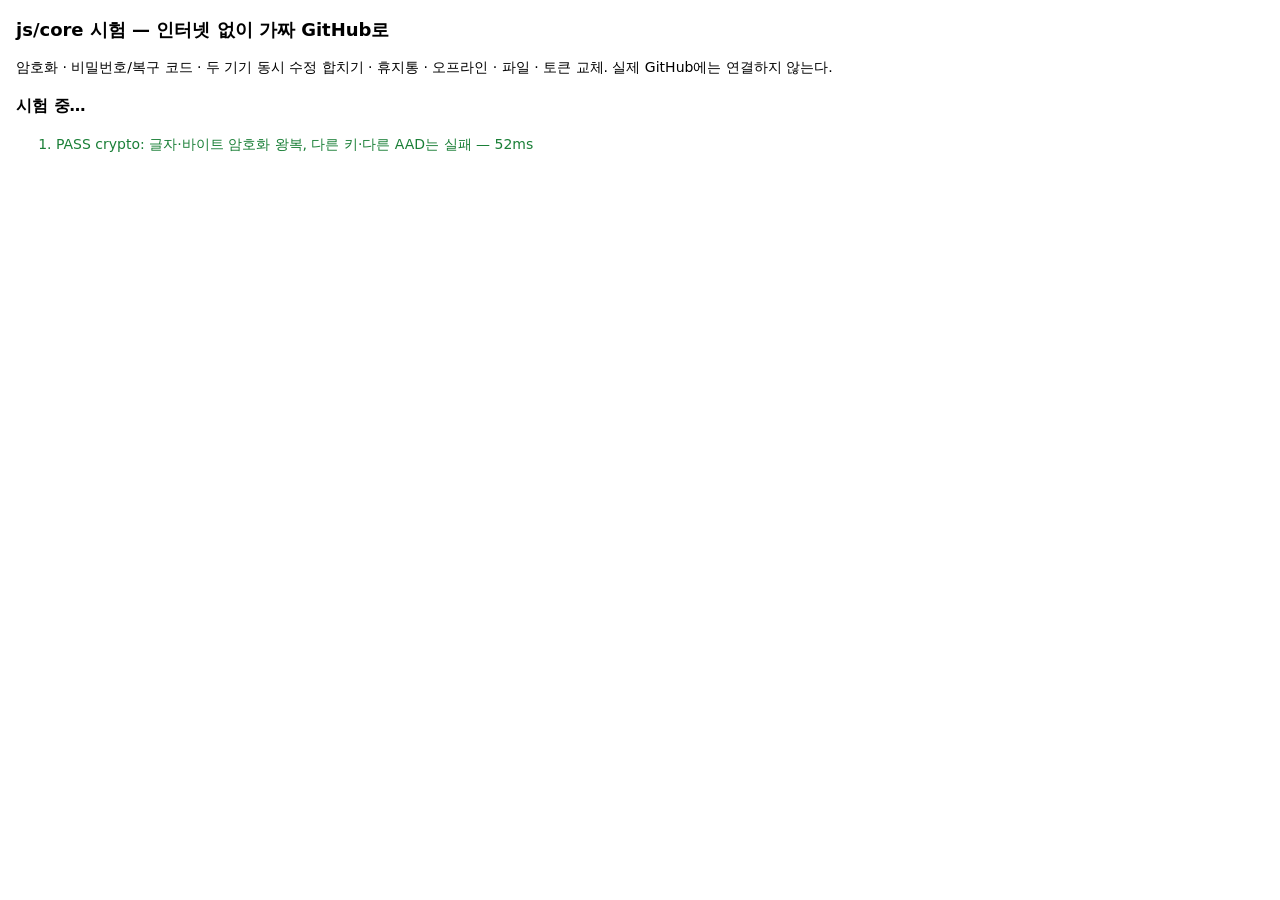
<file: core-test.html>
<!doctype html>
<html lang="ko">
<head>
  <meta charset="utf-8">
  <meta name="viewport" content="width=device-width, initial-scale=1">
  <meta name="robots" content="noindex, nofollow">
  <title>core 시험</title>
  <style>
    :root { color-scheme: light dark; --ok: #1a7f37; --bad: #cf222e; }
    body { font: 14px/1.5 system-ui, sans-serif; margin: 16px; max-width: 900px; background: Canvas; color: CanvasText; }
    h1 { font-size: 18px; }
    li { margin: 2px 0; }
    .ok { color: var(--ok); }
    .bad { color: var(--bad); font-weight: 600; }
    pre { white-space: pre-wrap; font-size: 12px; opacity: .8; }
    #summary { font-size: 16px; font-weight: 700; }
  </style>
</head>
<body>
  <h1>js/core 시험 — 인터넷 없이 가짜 GitHub로</h1>
  <p>암호화 · 비밀번호/복구 코드 · 두 기기 동시 수정 합치기 · 휴지통 · 오프라인 · 파일 · 토큰 교체. 실제 GitHub에는 연결하지 않는다.</p>
  <p id="summary">시험 중…</p>
  <ol id="out"></ol>
  <pre id="log"></pre>
<script type="module">
import * as C from './js/core/crypto.js';
import { mergeRecord } from './js/core/merge.js';
import { createCore, shardPath } from './js/core/core.js';
import { FakeRepo } from './js/core/fake-backend.js';

const out = document.getElementById('out');
const results = [];
let current = '';

function report(name, ok, detail = '') {
  results.push({ name, ok, detail });
  const li = document.createElement('li');
  li.className = ok ? 'ok' : 'bad';
  li.textContent = `${ok ? 'PASS' : 'FAIL'} ${name}${detail ? ' — ' + detail : ''}`;
  out.append(li);
}
function assert(cond, msg) {
  if (!cond) throw new Error(msg);
}
const eq = (a, b, msg) => assert(JSON.stringify(a) === JSON.stringify(b), `${msg}: ${JSON.stringify(a)} ≠ ${JSON.stringify(b)}`);
async function rejects(p, code, msg) {
  try { await p; } catch (e) { assert(!code || e.code === code, `${msg}: 오류 코드 ${e.code} (기대 ${code}) ${e.message}`); return e; }
  throw new Error(`${msg}: 오류가 나야 하는데 안 났어요`);
}
async function test(name, fn) {
  current = name;
  const t0 = performance.now();
  try {
    await fn();
    report(name, true, `${Math.round(performance.now() - t0)}ms`);
  } catch (e) {
    console.error(e);
    report(name, false, e.message);
  }
}

const RUN = Date.now().toString(36);
const dbs = [];
const PW = 'jayang-yunyeon-2026';
const PW2 = 'new-password-2027';
const repo = new FakeRepo(['tok-1']);
function device(tag) {
  const dbName = `jc-test-${RUN}-${tag}`;
  dbs.push(dbName);
  return createCore({ dbName, backend: token => repo.client(token), autoSync: false, siteUrl: 'https://jayangchoir.github.io/', user: tag });
}
const repoText = () => [...repo.files.values()].map(f => new TextDecoder().decode(f.bytes)).join('\n');

let A;
let B;
let code;

// ---------- 1. 암호화 ----------
await test('crypto: 글자·바이트 암호화 왕복, 다른 키·다른 AAD는 실패', async () => {
  const k = await C.newDEK();
  const env = await C.encryptText(k.key, '안녕 유년부 ✝', 'data/members/00.enc');
  eq(await C.decryptText(k.key, env, 'data/members/00.enc'), '안녕 유년부 ✝', '글자 왕복');
  const k2 = await C.newDEK();
  await rejects(C.decryptText(k2.key, env, 'data/members/00.enc'), undefined, '다른 키');
  await rejects(C.decryptText(k.key, env, 'data/members/01.enc'), undefined, '다른 경로(AAD)');
  const bytes = new Uint8Array(100000);
  for (let i = 0; i < bytes.length; i += 65536) crypto.getRandomValues(bytes.subarray(i, i + 65536));
  const enc = await C.encryptBytes(k.key, bytes, 'file:x');
  eq([...await C.decryptBytes(k.key, enc, 'file:x')].slice(0, 50), [...bytes].slice(0, 50), '바이트 왕복');
  assert((await C.decryptBytes(k.key, enc, 'file:x')).length === bytes.length, '길이');
});

await test('crypto: 데이터 키를 비밀번호·복구 코드로 감싸고 풀기 (PBKDF2 60만/20만 회)', async () => {
  const dek = await C.newDEK();
  const pw = await C.makeWrap(PW, C.ITER, dek.raw);
  const rc0 = C.newRecoveryCode();
  assert(/^([A-Z2-9]{4}-){5}[A-Z2-9]{4}$/.test(rc0), `복구 코드 모양: ${rc0}`);
  const rc = await C.makeWrap(C.normCode(rc0), C.RITER, dek.raw);
  eq(C.b64((await C.openWrap(PW, pw)).raw), C.b64(dek.raw), '비밀번호로 푼 키');
  eq(C.b64((await C.openWrap(C.normCode(rc0.toLowerCase().replace(/-/g, ' ')), rc)).raw), C.b64(dek.raw), '복구 코드(소문자·띄어쓰기)로 푼 키');
  assert((await C.openWrap('wrong-password', pw)) === null, '틀린 비밀번호');
  assert((await C.openWrap(C.normCode(C.newRecoveryCode()), rc)) === null, '틀린 복구 코드');
});

// ---------- 2. 합치기 규칙 (순수 함수) ----------
await test('merge: 다른 항목은 둘 다, 같은 항목은 늦은 쪽 + 진 값 보관, 지움 vs 고침은 남김', async () => {
  const base = { id: 'm1', name: '김철수', grade: 2, phone: '010', updatedAt: '2026-11-01T00:00:00Z', updatedBy: 'X', deletedAt: null };
  const l = { ...base, grade: 3, updatedAt: '2026-11-02T00:00:00Z', updatedBy: 'A' };
  const r = { ...base, phone: '011', updatedAt: '2026-11-02T00:00:01Z', updatedBy: 'B' };
  const m = mergeRecord(base, l, r);
  eq([m.grade, m.phone, m._conflicts], [3, '011', undefined], '다른 항목');
  const l2 = { ...base, name: '김철수A', updatedAt: '2026-11-02T00:00:00Z', updatedBy: 'A' };
  const r2 = { ...base, name: '김철수B', updatedAt: '2026-11-02T00:00:05Z', updatedBy: 'B' };
  const m2 = mergeRecord(base, l2, r2);
  eq(m2.name, '김철수B', '늦은 쪽');
  eq(m2._conflicts?.[0]?.value, '김철수A', '진 값 보관');
  const l3 = { ...base, deletedAt: '2026-11-02T00:00:00Z', deletedBy: 'A', updatedAt: '2026-11-02T00:00:00Z', updatedBy: 'A' };
  const r3 = { ...base, grade: 4, updatedAt: '2026-11-02T00:00:01Z', updatedBy: 'B' };
  const m3 = mergeRecord(base, l3, r3);
  eq([m3.deletedAt, m3.grade, m3._conflicts?.[0]?.field], [null, 4, 'deletedAt'], '지움 vs 고침');
  eq(mergeRecord(base, base, r), r, '한쪽만 고침');
  eq(mergeRecord(undefined, l, undefined), l, '한쪽에만 있음');
});

// ---------- 3. 처음 설정 · 새 기기 연결 ----------
await test('설정: 관리자가 setup → 복구 코드, vault.json 에 비밀 정보 없음', async () => {
  A = device('A');
  await rejects(A.setup('tok-1', 'short'), 'weak-password', '짧은 비밀번호');
  code = await A.setup('tok-1', PW, { user: '이선생' });
  assert(/^([A-Z2-9]{4}-){5}[A-Z2-9]{4}$/.test(code), '복구 코드');
  const vault = repo.files.get('vault.json');
  assert(vault, 'vault.json 이 저장소에 있음');
  const vt = new TextDecoder().decode(vault.bytes);
  assert(!vt.includes('tok-1') && !vt.includes(PW), 'vault.json 에 토큰·비밀번호가 그대로 있지 않음');
  await rejects(device('A2').setup('tok-1', PW), 'already-setup', '두 번 setup');
  eq(A.status().state, 'saved', '상태');
});

await test('기록: put/get/list, GitHub에는 암호문만', async () => {
  const members = A.collection('members');
  await members.put({ id: 'kim', name: '김철수', grade: 2, note: '알레르기: 땅콩' });
  await members.put({ id: 'lee', name: '이영희', grade: 3 });
  const auto = await members.put({ name: '박민수', grade: 1 });
  assert(auto.id && auto.createdBy === '이선생' && auto.updatedAt, '자동 id·메타');
  eq(members.list().map(r => r.name), ['김철수', '이영희', '박민수'], '목록');
  eq(A.status().pending > 0, true, '올릴 것 있음');
  await A.sync();
  eq(A.status().state, 'saved', '동기화 후 저장됨');
  const txt = repoText();
  assert(!txt.includes('김철수') && !txt.includes('땅콩') && !txt.includes('kim'), '저장소에 평문 없음');
  // 내용이 같으면 다시 저장하지 않음
  const before = members.get('kim').updatedAt;
  await members.put({ id: 'kim', name: '김철수', grade: 2, note: '알레르기: 땅콩' });
  eq(members.get('kim').updatedAt, before, '같은 내용은 그대로');
});

await test('새 기기: QR 링크 → joinFromQR → 비밀번호로 열기 → 같은 데이터', async () => {
  const { link, svg } = await A.connectDeviceQR();
  assert(link.startsWith('https://jayangchoir.github.io/#join='), '링크 모양');
  assert(svg.startsWith('<svg') && svg.length > 1000, 'QR SVG');
  assert(!link.includes('tok-1'), '링크에 토큰이 그대로 있지 않음');
  B = device('B');
  await rejects(B.joinFromQR(link.slice(0, 60)), 'bad-link', '잘린 링크');
  assert(B.hasJoinLink(link), 'hasJoinLink');
  await B.joinFromQR(link);
  await rejects(B.open('wrong-password-x'), 'bad-password', '틀린 비밀번호');
  await B.open(PW);
  await B.setUser('박선생');
  await B.sync();
  eq(B.collection('members').list().map(r => r.name), ['김철수', '이영희', '박민수'], 'B가 받은 목록');
});

// ---------- 4. 동시에 고치기 ----------
await test('동시 수정: 같은 기록의 다른 항목 → 둘 다 남음', async () => {
  await A.collection('members').patch('kim', { grade: 3 });
  await B.collection('members').patch('kim', { phone: '010-1234-5678' });
  await A.sync();
  await B.sync(); // 409 → 받아서 합치고 올림
  await A.sync();
  const a = A.collection('members').get('kim');
  const b = B.collection('members').get('kim');
  eq([a.grade, a.phone], [3, '010-1234-5678'], 'A');
  eq([b.grade, b.phone], [3, '010-1234-5678'], 'B');
  assert(!a._conflicts, '충돌 표시 없음');
});

await test('동시 수정: 같은 항목 → 늦게 고친 쪽, 진 값은 _conflicts 에 (사라지지 않음)', async () => {
  await A.collection('members').patch('lee', { name: '이영희(A)' });
  await new Promise(r => setTimeout(r, 5));
  await B.collection('members').patch('lee', { name: '이영희(B)' });
  await A.sync();
  await B.sync();
  await A.sync();
  const a = A.collection('members').get('lee');
  const b = B.collection('members').get('lee');
  eq(a.name, '이영희(B)', '늦은 쪽 이김');
  eq(b, a, '두 기기 같음');
  eq(a._conflicts.map(c => [c.field, c.value, c.by]), [['name', '이영희(A)', '이선생']], '진 값 보관');
  eq(A.collection('members').conflicts().length, 1, 'conflicts()');
  await A.collection('members').clearConflicts('lee');
  await A.sync();
  await B.sync();
  assert(!B.collection('members').get('lee')._conflicts, '확인 후 지운 표시가 B에도');
});

await test('동시 수정: 같은 조각에 서로 새 기록 → 둘 다 남음 (올리는 도중 끼어들기 포함)', async () => {
  const ids = [];
  for (let i = 0; ids.length < 2; i++) if (shardPath('giftLog', `g${i}`) === shardPath('giftLog', 'g0')) ids.push(`g${i}`);
  await A.collection('giftLog').put({ id: ids[0], member: 'kim', gift: '연필', qty: 1 });
  await B.collection('giftLog').put({ id: ids[1], member: 'lee', gift: '공책', qty: 2 });
  // A가 올리기 직전에 B가 먼저 올린다
  const c0 = repo.conflicts;
  repo.beforePut = () => B.sync();
  await A.sync();
  assert(repo.conflicts > c0, 'A가 409를 받고 합쳐서 다시 올림');
  await B.sync();
  eq(A.collection('giftLog').list().map(r => r.id).sort(), ids.slice().sort(), 'A');
  eq(B.collection('giftLog').list().map(r => r.id).sort(), ids.slice().sort(), 'B');
  assert(repo.log.filter(x => x[0] === 'put').length > 0, 'put 기록');
});

await test('동시 수정: 한쪽은 휴지통, 다른 쪽은 고침 → 지우지 않고 남김', async () => {
  await A.collection('members').softDelete(A.collection('members').list().find(r => r.name === '박민수').id);
  const pid = B.collection('members').list().find(r => r.name === '박민수').id;
  await new Promise(r => setTimeout(r, 5));
  await B.collection('members').patch(pid, { grade: 2 });
  await A.sync();
  await B.sync();
  await A.sync();
  const a = A.collection('members').get(pid);
  eq([a.deletedAt, a.grade], [null, 2], '남음 + 고친 값');
  eq(a._conflicts?.some(c => c.field === 'deletedAt'), true, '지운 기록은 _conflicts 에');
});

await test('올리는 도중에 이 기기에서 또 고침 → 잃지 않고 다음 동기화 때 올라감', async () => {
  const m = A.collection('members');
  await m.patch('kim', { memo: '첫째' });
  repo.beforePut = () => m.patch('kim', { memo: '둘째' });
  await A.sync();
  eq(m.get('kim').memo, '둘째', '이 기기 값');
  assert(A.status().pending > 0, '둘째는 아직 올릴 것');
  await A.sync();
  await B.sync();
  eq(B.collection('members').get('kim').memo, '둘째', 'B가 받음');
});

// ---------- 5. 휴지통 ----------
await test('휴지통: softDelete → 목록에서 빠지고 trash 에 → restore, 다른 기기에도', async () => {
  const g = A.collection('gifts');
  const r = await g.put({ name: '스티커', price: 500 });
  await g.softDelete(r.id);
  eq(g.list().length, 0, '목록에서 빠짐');
  eq(g.trash().map(x => x.id), [r.id], '휴지통');
  eq(g.get(r.id).deletedBy, '이선생', '지운 사람');
  await A.sync();
  await B.sync();
  eq(B.collection('gifts').trash().map(x => x.name), ['스티커'], 'B 휴지통');
  await B.collection('gifts').restore(r.id);
  await B.sync();
  await A.sync();
  eq(A.collection('gifts').list().map(x => x.name), ['스티커'], 'A 되살림');
  eq(A.collection('gifts').list({ deleted: 'all' }).length, 1, "list({deleted:'all'})");
  assert(typeof g.delete === 'undefined' && typeof g.remove === 'undefined', '진짜 지우는 함수 없음');
});

// ---------- 6. 오프라인 ----------
await test('오프라인: 저장은 이 기기에, 잠갔다 열어도 남고, 연결되면 올라감. 그동안 연결 끊기 거부', async () => {
  repo.online = false;
  await A.collection('verses').put({ id: 'v45', ref: '빌립보서 4:4', lines: ['주 안에서 항상 기뻐하라'] });
  const s = await A.sync();
  eq(s.state, 'offline', '오프라인 상태');
  assert(s.pending > 0, '올릴 것 남음');
  await rejects(A.forgetDevice(), 'unsaved', '못 올린 것이 있으면 연결 끊기 거부');
  await A.lock();
  eq(A.status().state, 'locked', '잠김');
  assert(await A.hasUnsaved(), '잠겨도 못 올린 것을 앎');
  await A.open(PW); // 인터넷 없이도 열림 (vault 사본)
  eq(A.collection('verses').get('v45').ref, '빌립보서 4:4', '다시 열어도 있음');
  repo.online = true;
  eq((await A.sync()).state, 'saved', '연결 후 올라감');
  await B.sync();
  eq(B.collection('verses').get('v45').lines, ['주 안에서 항상 기뻐하라'], 'B가 받음');
});

// ---------- 7. 파일 ----------
await test('파일: 암호화해 올리고 다른 기기에서 받기, 큰 사진은 줄이기', async () => {
  const raw = crypto.getRandomValues(new Uint8Array(3000));
  const meta = await A.files.put(new Blob([raw], { type: 'application/octet-stream' }), { name: 'x.bin' });
  const cv = document.createElement('canvas');
  cv.width = 3000; cv.height = 2000;
  const g = cv.getContext('2d');
  g.fillStyle = '#d9792b'; g.fillRect(0, 0, 3000, 2000);
  g.fillStyle = '#fff'; g.font = '200px sans-serif'; g.fillText('유년부', 400, 1000);
  const jpg = await new Promise(r => cv.toBlob(r, 'image/jpeg', 0.95));
  const pic = await A.files.put(jpg, { name: 'photo.jpg' });
  eq([pic.w, pic.h, pic.type], [1600, 1067, 'image/jpeg'], '사진 줄임');
  await A.sync();
  assert(repo.files.has(`files/${meta.id}.bin`) && repo.files.has(`files/${pic.id}.bin`), '저장소에 올라감');
  await B.sync();
  const got = new Uint8Array(await (await B.files.get(meta.id)).arrayBuffer());
  eq([...got], [...raw], 'B가 받은 바이트');
  const pb = await B.files.get(pic.id);
  eq([pb.type, pb.size], ['image/jpeg', pic.size], 'B가 받은 사진');
  assert((await B.files.url(pic.id)).startsWith('blob:'), 'url()');
});

// ---------- 8. 비밀번호를 잊었을 때 ----------
await test('복구: 복구 코드로 새 비밀번호 → 다른 기기는 잠기고 새 비밀번호로 열림, 데이터 그대로', async () => {
  await A.recover('WRONG-CODE-0000-0000-0000-0000', PW2).then(() => { throw new Error('틀린 코드가 통과'); }, e => assert(e.code === 'bad-code', e.code));
  await A.recover(code.toLowerCase(), PW2);
  eq(A.status().open, true, 'A 열림');
  await B.collection('themes').put({ id: 'm11', images: [] }); // B가 잠기기 전에 고친 것
  const s = await B.sync();
  eq([s.state, s.errorCode], ['locked', 'password-changed'], 'B 잠김');
  assert(await B.hasUnsaved(), 'B의 못 올린 것은 남아 있음');
  await rejects(B.open(PW), 'bad-password', '예전 비밀번호');
  await B.open(PW2);
  await B.sync();
  await A.sync();
  eq(A.collection('themes').get('m11')?.id, 'm11', 'B가 고친 것이 올라감');
  eq(B.collection('members').get('kim').grade, 3, '데이터 그대로');
});

await test('비밀번호 바꾸기·새 복구 코드: 예전 코드는 못 씀', async () => {
  await A.changePassword(PW);
  const code2 = await A.newRecoveryCode();
  assert(code2 !== code, '새 코드');
  await rejects(A.recover(code, PW2), 'bad-code', '예전 복구 코드');
  await A.open(PW);
  await B.sync(); // 비밀번호가 바뀌어 B 잠김
  eq(B.status().errorCode, 'password-changed', 'B 잠김');
  await B.open(PW);
  code = code2;
});

// ---------- 9. 토큰 바꾸기 ----------
await test('토큰 교체: 새 토큰을 vault 에 → 다른 기기가 다음 동기화 때 바꿔 씀 → 예전 토큰 지워도 계속', async () => {
  repo.addToken('tok-2');
  await A.rotateToken('tok-2');
  await B.sync();
  repo.revoke('tok-1');
  await B.collection('gifts').put({ name: '색연필' });
  eq((await B.sync()).state, 'saved', 'B 새 토큰으로 저장');
  await A.sync();
  eq(A.collection('gifts').list().map(g => g.name).sort(), ['색연필', '스티커'], 'A가 받음');
  const C2 = device('C');
  const { link } = await A.connectDeviceQR();
  await C2.joinFromQR(link);
  await C2.open(PW);
  eq((await C2.sync()).state, 'saved', '새 QR로 연결한 기기');
  eq(C2.collection('gifts').list().length, 2, 'C 데이터');
  await C2.lock();
});

await test('예전 토큰만 가진 기기 → 오류 "token" (데이터는 그대로)', async () => {
  repo.addToken('tok-3');
  await A.rotateToken('tok-3');
  repo.revoke('tok-2'); // B가 바꿔 쓰기 전에 바로 지움
  await B.collection('gifts').put({ name: '지우개' });
  const s = await B.sync();
  eq([s.state, s.errorCode], ['error', 'token'], 'B 오류');
  assert(await B.hasUnsaved(), 'B의 변경은 남음');
  // 관리자가 새 QR로 다시 연결 → 남은 변경도 올라감
  const { link } = await A.connectDeviceQR();
  await B.joinFromQR(link);
  await B.open(PW);
  eq((await B.sync()).state, 'saved', '다시 연결 후 올라감');
  await A.sync();
  assert(A.collection('gifts').list().some(g => g.name === '지우개'), 'A가 받음');
});

// ---------- 10. 비밀번호 없이 다시 열기 ----------
await test('이 기기 기억: lock → resume, 비밀번호가 바뀌면 다시 비밀번호', async () => {
  await A.rememberDevice(30);
  await A.lock();
  eq(await A.resume(), true, 'resume');
  eq(A.collection('members').get('kim').name, '김철수', '데이터');
  await B.changePassword(PW2);
  await A.sync();
  eq(A.status().errorCode, 'password-changed', 'A 잠김');
  eq(await A.resume(), false, '기억 정보는 버려짐');
  await A.open(PW2);
});

await test('백업 내보내기 · 연결 끊기(다 올린 뒤에만)', async () => {
  const bk = JSON.parse(await A.exportBackup());
  assert(bk.kind === 'jayangchoir-core-backup' && Object.keys(bk.shards).length > 3 && bk.vault.pw, '백업 모양');
  assert(!JSON.stringify(bk).includes('김철수'), '백업도 암호문');
  await A.sync();
  await B.sync();
  await B.forgetDevice();
  eq(B.status().connected, false, 'B 연결 끊김');
  eq(repo.files.has('vault.json'), true, 'GitHub 데이터는 그대로');
});

// ---------- 끝 ----------
await A.lock();
for (const n of dbs) indexedDB.deleteDatabase(n);
const fails = results.filter(r => !r.ok);
const summary = `${fails.length ? 'FAIL' : 'PASS'} ${results.length - fails.length}/${results.length}`;
document.getElementById('summary').textContent = summary;
document.getElementById('summary').className = fails.length ? 'bad' : 'ok';
document.title = `core 시험 ${summary}`;
document.body.dataset.done = summary;
document.getElementById('log').textContent = `저장소 파일 ${repo.files.size}개, 요청 ${repo.log.length}번\n` + [...repo.files.keys()].join('\n');
if (new URLSearchParams(location.search).has('report')) {
  fetch('/__report', { method: 'POST', body: JSON.stringify({ summary, results }) }).catch(() => {});
}
</script>
</body>
</html>
</file>
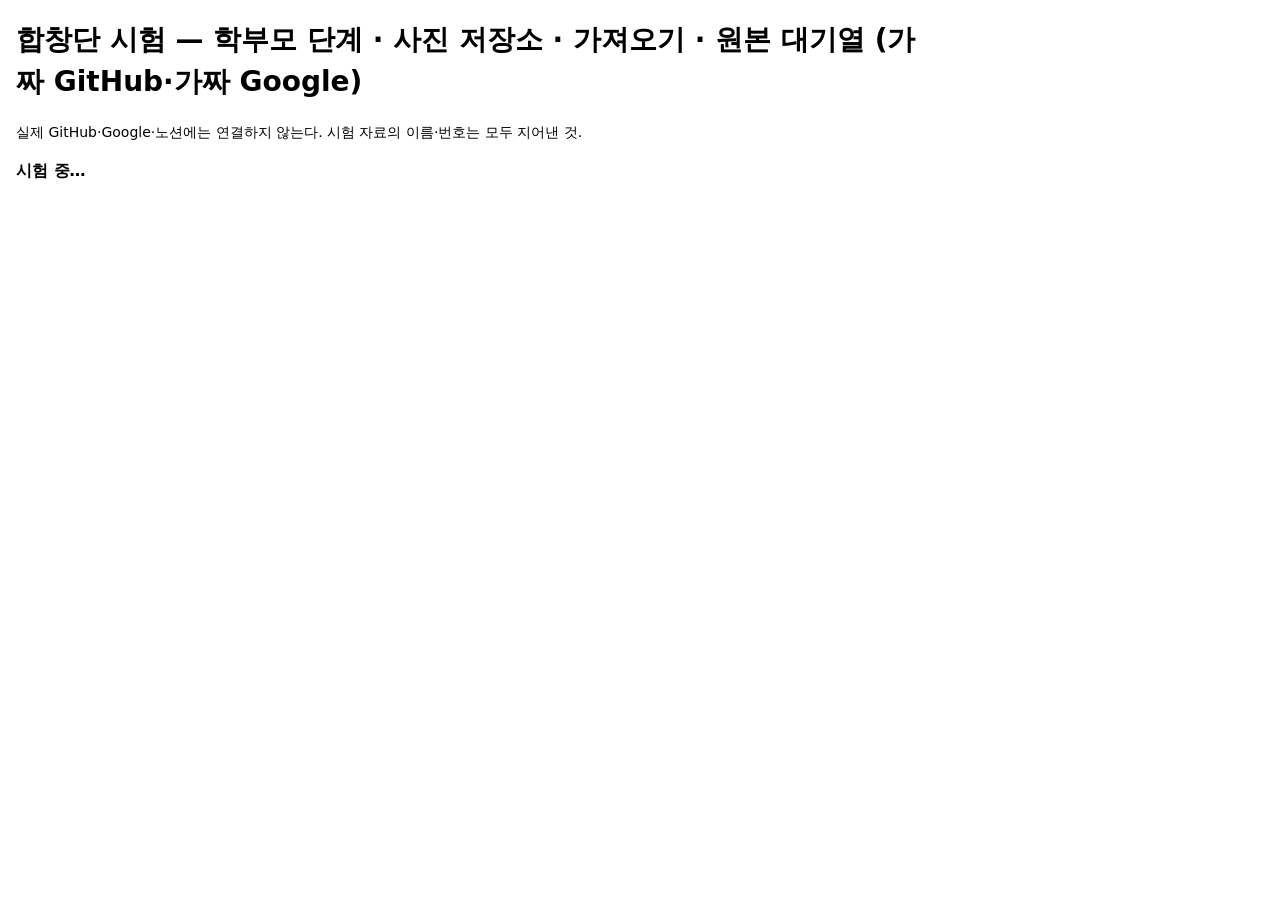
<file: tier-test.html>
<!doctype html>
<html lang="ko">
<head>
  <meta charset="utf-8">
  <meta name="viewport" content="width=device-width, initial-scale=1">
  <meta name="robots" content="noindex, nofollow">
  <meta http-equiv="Content-Security-Policy" content="default-src 'self'; script-src 'self'; style-src 'self' 'unsafe-inline'; img-src 'self' blob: data:; connect-src 'self'; object-src 'none'; base-uri 'none'">
  <link rel="icon" href="assets/icon.svg" type="image/svg+xml">
  <title>합창단 시험</title>
  <style>
    body { font: 14px/1.5 system-ui, sans-serif; margin: 16px; max-width: 900px; }
    .ok { color: #1a7f37; } .bad { color: #cf222e; font-weight: 600; }
    pre { white-space: pre-wrap; font-size: 12px; opacity: .8; }
    #summary { font-size: 16px; font-weight: 700; }
  </style>
</head>
<body>
  <h1>합창단 시험 — 학부모 단계 · 사진 저장소 · 가져오기 · 원본 대기열 (가짜 GitHub·가짜 Google)</h1>
  <p>실제 GitHub·Google·노션에는 연결하지 않는다. 시험 자료의 이름·번호는 모두 지어낸 것.</p>
  <p id="summary">시험 중…</p>
  <ol id="out"></ol>
  <pre id="log"></pre>
<script src="js/vendor/jszip.min.js"></script>
<script type="module" src="tier-test.js"></script>
</body>
</html>
</file>
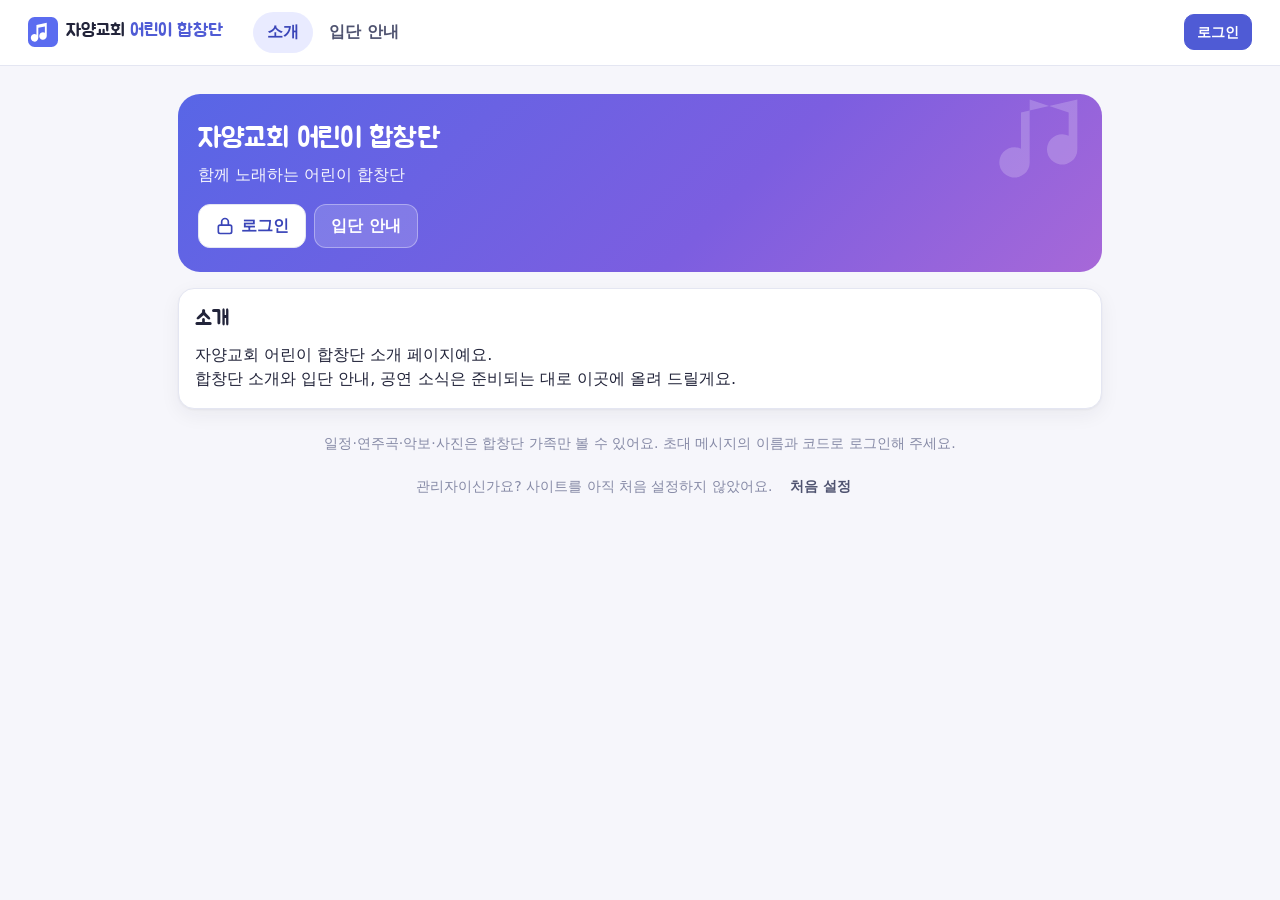
<file: tools/demo.html>
<!doctype html>
<html lang="ko">
<head>
  <meta charset="utf-8">
  <meta name="viewport" content="width=device-width, initial-scale=1, viewport-fit=cover">
  <meta name="robots" content="noindex, nofollow">
  <!-- 개발용 데모: 실제 GitHub 대신 이 탭의 메모리에 있는 가짜 저장소를 쓴다 (새로고침하면 사라짐). 화면 찍기(tools/shots.mjs)용 -->
  <meta http-equiv="Content-Security-Policy" content="default-src 'self'; script-src 'self'; style-src 'self' 'unsafe-inline'; img-src 'self' blob: data: https://i.ytimg.com; font-src 'self'; media-src 'self' blob:; connect-src 'self'; frame-src blob: https://www.youtube-nocookie.com; object-src blob:; worker-src 'none'; base-uri 'self'; form-action 'none'">
  <base href="../">
  <title>자양교회 어린이 합창단 (데모)</title>
  <link rel="icon" href="assets/icon.svg" type="image/svg+xml">
  <link rel="stylesheet" href="css/style.css">
</head>
<body>
  <div id="app">
    <header class="topbar">
      <a class="brand" href="#/"><img src="assets/icon.svg" alt=""><span>자양교회 <b>어린이 합창단</b></span></a>
      <nav id="nav" class="nav" aria-label="메뉴"></nav>
      <div id="top-right" class="top-right"></div>
    </header>
    <main id="view" class="view" tabindex="-1"></main>
    <nav id="tabbar" class="tabbar" aria-label="메뉴"></nav>
  </div>
  <div id="uploads" class="uploads" hidden></div>
  <dialog id="modal" class="modal"><div id="modal-body"></div></dialog>
  <div id="toast" class="toast" role="status" hidden></div>
  <script type="module" src="tools/demo.js"></script>
</body>
</html>
</file>
